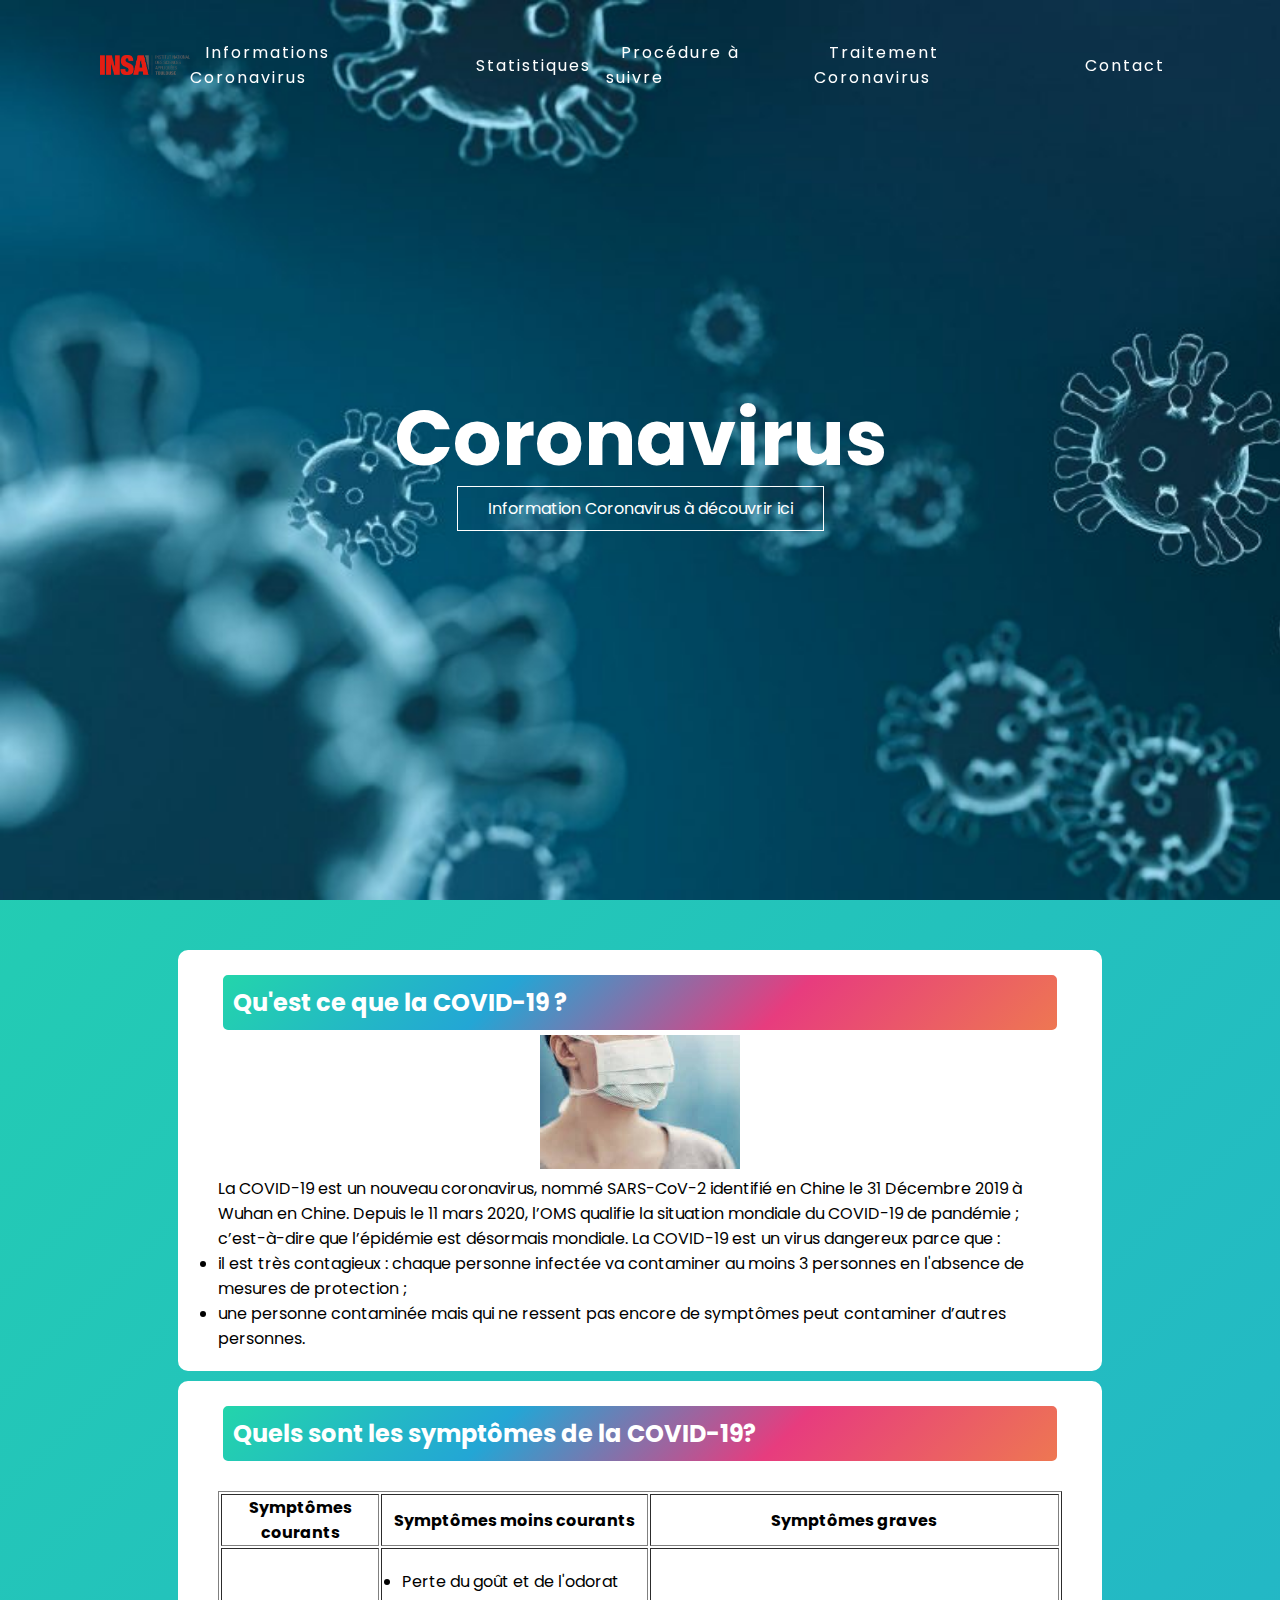
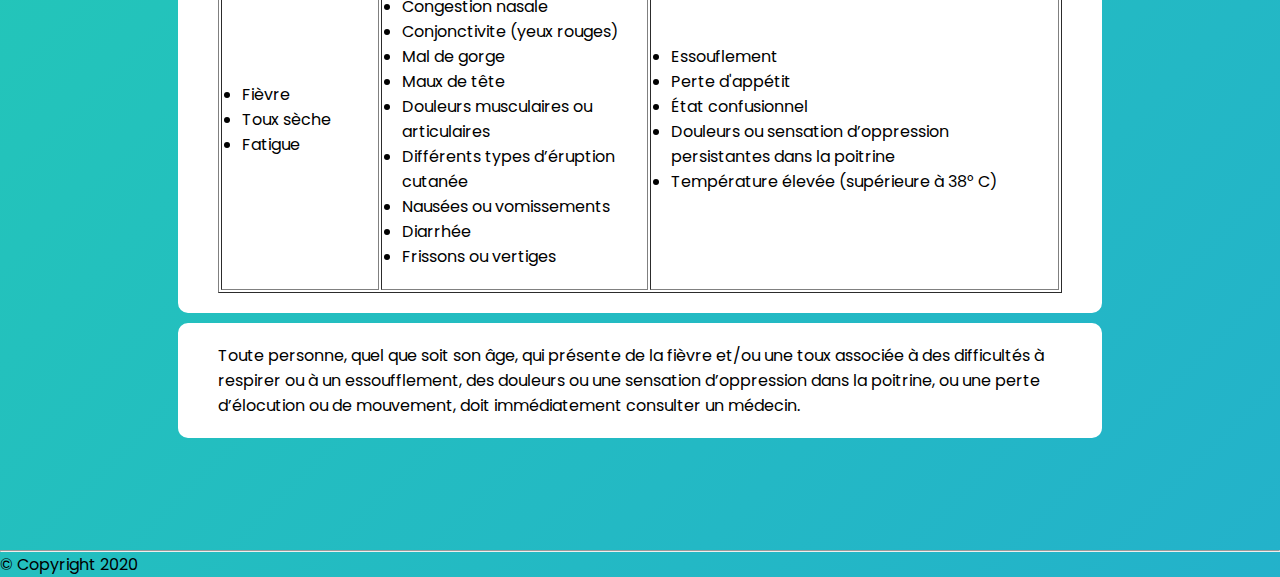
<file: index.html>
<!DOCTYPE html>
<html lang="fr">
  <head>
    <meta charset="utf-8" />
    <title>Information Coronavirus</title>
    <link rel="stylesheet" href="CSS/style.css" />
    <script type="text/javascript" src="js/script.js"></script>
    <meta
      name="viewport"
      content="width=device-width, initial-scale=1, shrink-to-fit=no"
    />
    <meta name="viewport" content="width=device-width, minimum-scale=0.25" />
    <meta name="viewport" content="width=device-width, maximum-scale=5.0" />

    
  </head>

  <body>
    <header>
      <img src="image/logo_insa.png
      " alt="logo" width="90px"> 
      <nav>
        <ul>
          <li><a href="#"> Informations Coronavirus </a></li>
          <li><a href="statistique.html"> Statistiques </a></li>
          <li><a href="procedure.html"> Procédure à suivre </a></li>
          <li><a href="traitement.html"> Traitement Coronavirus </a></li>
          <li><a href="contact.html">Contact</a></li>
        </ul>
      </nav>
    </header>
    <main>
      <section class="banner"  >
        <div class="title">
          <h1>Coronavirus</h1>
        </div>
        <div class="button">
          <a href="#Information" class="btn"> Information Coronavirus à découvrir ici</a>
        </div>
      </section>

      <div class="container">
        

        <div id="Information" class="box">
          <h2 class="textstyle4">Qu'est ce que la COVID-19 ?</h2>
          <p class="police2">
            <p align="center"><img src="image/masque.jpg" alt="Masque Covid" width="200px" ></p>
            La COVID-19 est un nouveau coronavirus, nommé SARS-CoV-2 identifié en Chine le 31 Décembre 2019 à Wuhan en Chine. Depuis le 11 mars 2020, l’OMS qualifie la situation mondiale du COVID-19 de pandémie ; c’est-à-dire que l’épidémie est désormais mondiale.
            La COVID-19 est un virus dangereux parce que :
            <ul>
                <li>il est très contagieux : chaque personne infectée va contaminer au moins 3 personnes en l'absence de mesures de protection ;</li>
                <li>une personne contaminée mais qui ne ressent pas encore de symptômes peut contaminer d’autres personnes.</li>
            </ul>
          </p>
        </div>

        

        <div class="box">
          <h2 class="textstyle4">Quels sont les symptômes de la COVID-19?</h2>
          <br />
          <table border="1">
            <thead>
                <tr>
                    <th>Symptômes courants</th>
                    <th>Symptômes moins courants</th>
                    <th>Symptômes graves</th>
                </tr>
            </thead>
            <tbody>
                <tr>
                    <td>
                        <ul>
                            <li>Fièvre</li>
                            <li>Toux sèche</li>
                            <li>Fatigue</li>
                        </ul>
                    </td>
                    <td>
                        <ul>
                            <li>Perte du goût et de l'odorat</li>
                            <li>Congestion nasale</li>
                            <li>Conjonctivite (yeux rouges)</li>
                            <li>Mal de gorge</li>
                            <li>Maux de tête</li>
                            <li>Douleurs musculaires ou articulaires</li>
                            <li>Différents types d’éruption cutanée</li>
                            <li>Nausées ou vomissements</li>
                            <li> Diarrhée</li>
                            <li>Frissons ou vertiges</li>
                        </ul>
                    </td>
                    <td>
                        <ul>
                            <li>Essouflement</li>
                            <li>Perte d'appétit</li>
                            <li>État confusionnel</li>
                            <li>Douleurs ou sensation d’oppression persistantes dans la poitrine</li>
                            <li>Température élevée (supérieure à 38° C)</li>
                        </ul>
                    </td>
                </tr>
            </tbody>
        </table>
        </div>

        <div class="box">
          <p>Toute personne, quel que soit son âge, qui présente de la fièvre et/ou une toux associée à des difficultés à respirer ou à un essoufflement, des douleurs ou une sensation d’oppression dans la poitrine, ou une perte d’élocution ou de mouvement, doit immédiatement consulter un médecin.</p>
        </div>
        
      
    </main>
    
  </body>
  <footer class="footer_i">
    
    <hr/>
    <p>&copy Copyright 2020</p>
  </footer>
</html>
</file>
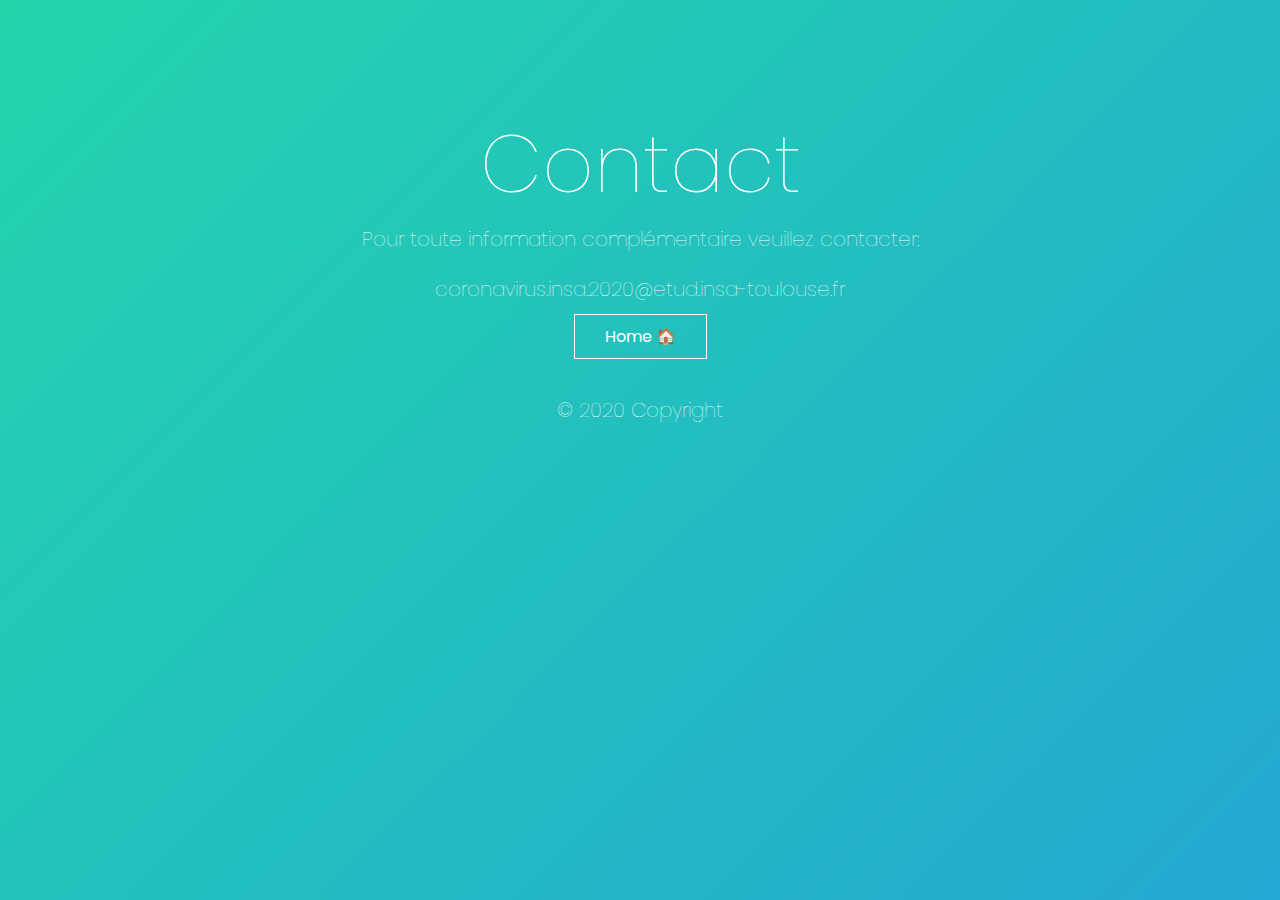
<file: contact.html>
<!DOCTYPE html>
<html lang="fr" >
  <head>
    <meta charset="utf-8">
    <title> contact </title>
    <link rel="stylesheet" href="CSS/contact.css">
    <meta name="viewport" content="width=device-width, initial-scale=1, shrink-to-fit=no">
  </head>
  <body>
    <div class="wrapper">
      <h1>Contact</h1>
      <p> Pour toute information complémentaire veuillez contacter: </p>
      <p> coronavirus.insa.2020@etud.insa-toulouse.fr</p>
      <div style="text-align: center;">
        <a href="index.html" class="btn"> Home 🏠</a>
      </div>
      <h2> © 2020 Copyright</h2>
  </body>
</html>
</file>
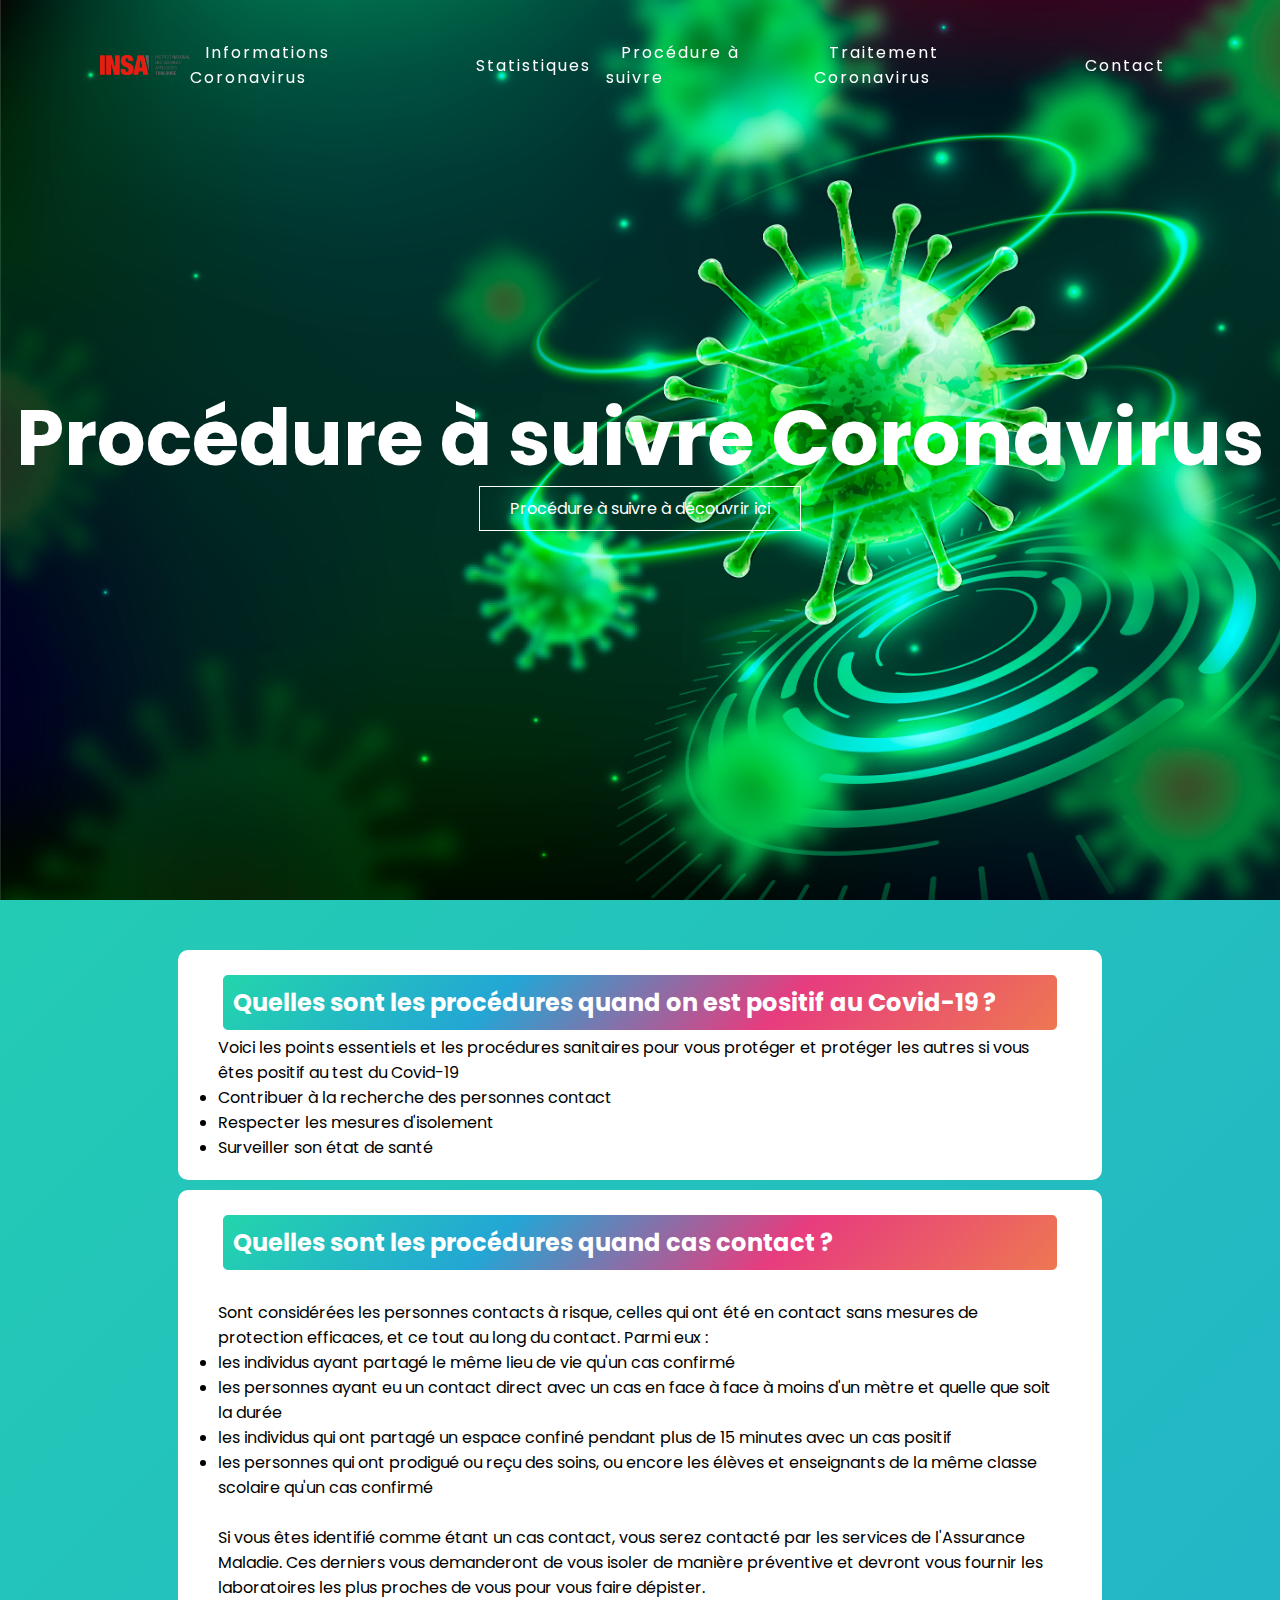
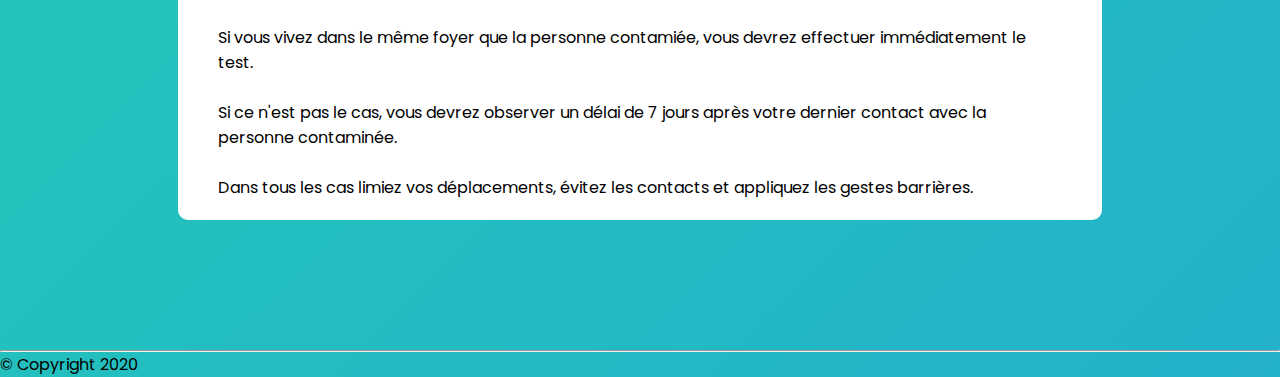
<file: procedure.html>
<!DOCTYPE html>
<html lang="fr">
  <head>
    <meta charset="utf-8" />
    <title>Procédure à suivre Coronavirus</title>
    <link rel="stylesheet" href="CSS/style.css" />
    <script type="text/javascript" src="js/script.js"></script>
    <meta
      name="viewport"
      content="width=device-width, initial-scale=1, shrink-to-fit=no"
    />
    <meta name="viewport" content="width=device-width, minimum-scale=0.25" />
    <meta name="viewport" content="width=device-width, maximum-scale=5.0" />

    
  </head>

  <body>
    <header>
      <img src="image/logo_insa.png" alt="logo" width="90px"> 
      <nav>
        <ul>
          <li><a href="index.html"> Informations Coronavirus </a></li>
          <li><a href="statistique.html"> Statistiques </a></li>
          <li><a href="#"> Procédure à suivre </a></li>
          <li><a href="traitement.html"> Traitement Coronavirus </a></li>
          <li><a href="contact.html">Contact</a></li>
        </ul>
      </nav>
    </header>
    <main>
      <section class="banner_pr">
        <div class="title">
          <h1>Procédure à suivre Coronavirus</h1>
        </div>
        <div class="button">
          <a href="#Information" class="btn"> Procédure à suivre à découvrir ici</a>
        </div>
      </section>

      <div class="container">
        

        <div id="Information" class="box">
          <h2 class="textstyle4">Quelles sont les procédures quand on est positif au Covid-19 ?</h2>
          <p>Voici les points essentiels et les procédures sanitaires pour vous protéger et protéger les autres si vous êtes positif au test du Covid-19</p>
                    <ul>
                        <li>
                            Contribuer à la recherche des personnes contact
                        </li>
                        <li>Respecter les mesures d'isolement</li>
                        <li>Surveiller son état de santé</li>
                    </ul>
        </div>

        

        <div class="box">
          <h2 class="textstyle4">Quelles sont les procédures quand cas contact ?</h2>
          <br />
          <article>
            <p>Sont considérées les personnes contacts à risque, celles qui ont été en contact sans mesures de protection efficaces, et ce tout au long du contact. Parmi eux : </p>
            <ul>
                <li>les individus ayant partagé le même lieu de vie qu'un cas confirmé</li>
                <li>les personnes ayant eu un contact direct avec un cas en face à face à moins d'un mètre et quelle que soit la durée</li>
                <li>les individus qui ont partagé un espace confiné pendant plus de 15 minutes avec un cas positif</li>
                <li>les personnes qui ont prodigué ou reçu des soins, ou encore les élèves et enseignants de la même classe scolaire qu'un cas confirmé</li>
            </ul>
            <br/>
            <p>Si vous êtes identifié comme étant un cas contact, vous serez contacté par les services de l'Assurance Maladie.  Ces derniers vous demanderont de vous isoler de manière préventive et devront vous fournir les laboratoires les plus proches de vous pour vous faire dépister. </p>
            <br/>
            <p>Si vous vivez dans le même foyer que la personne contamiée, vous devrez effectuer immédiatement le test.</p>
            <br/>
            <p>Si ce n'est pas le cas, vous devrez observer un délai de 7 jours après votre dernier contact avec la personne contaminée.</p>
            <br/>
            <p>Dans tous les cas limiez vos déplacements, évitez les contacts et appliquez les gestes barrières.</p>
          </article>
        </div>

        
      
      </div>  
      
    </main>
    
  </body>
  <footer class="footer_p">
    
    <hr/>
    
    <p>&copy Copyright 2020</p>
    
  </footer>
</html>
</file>
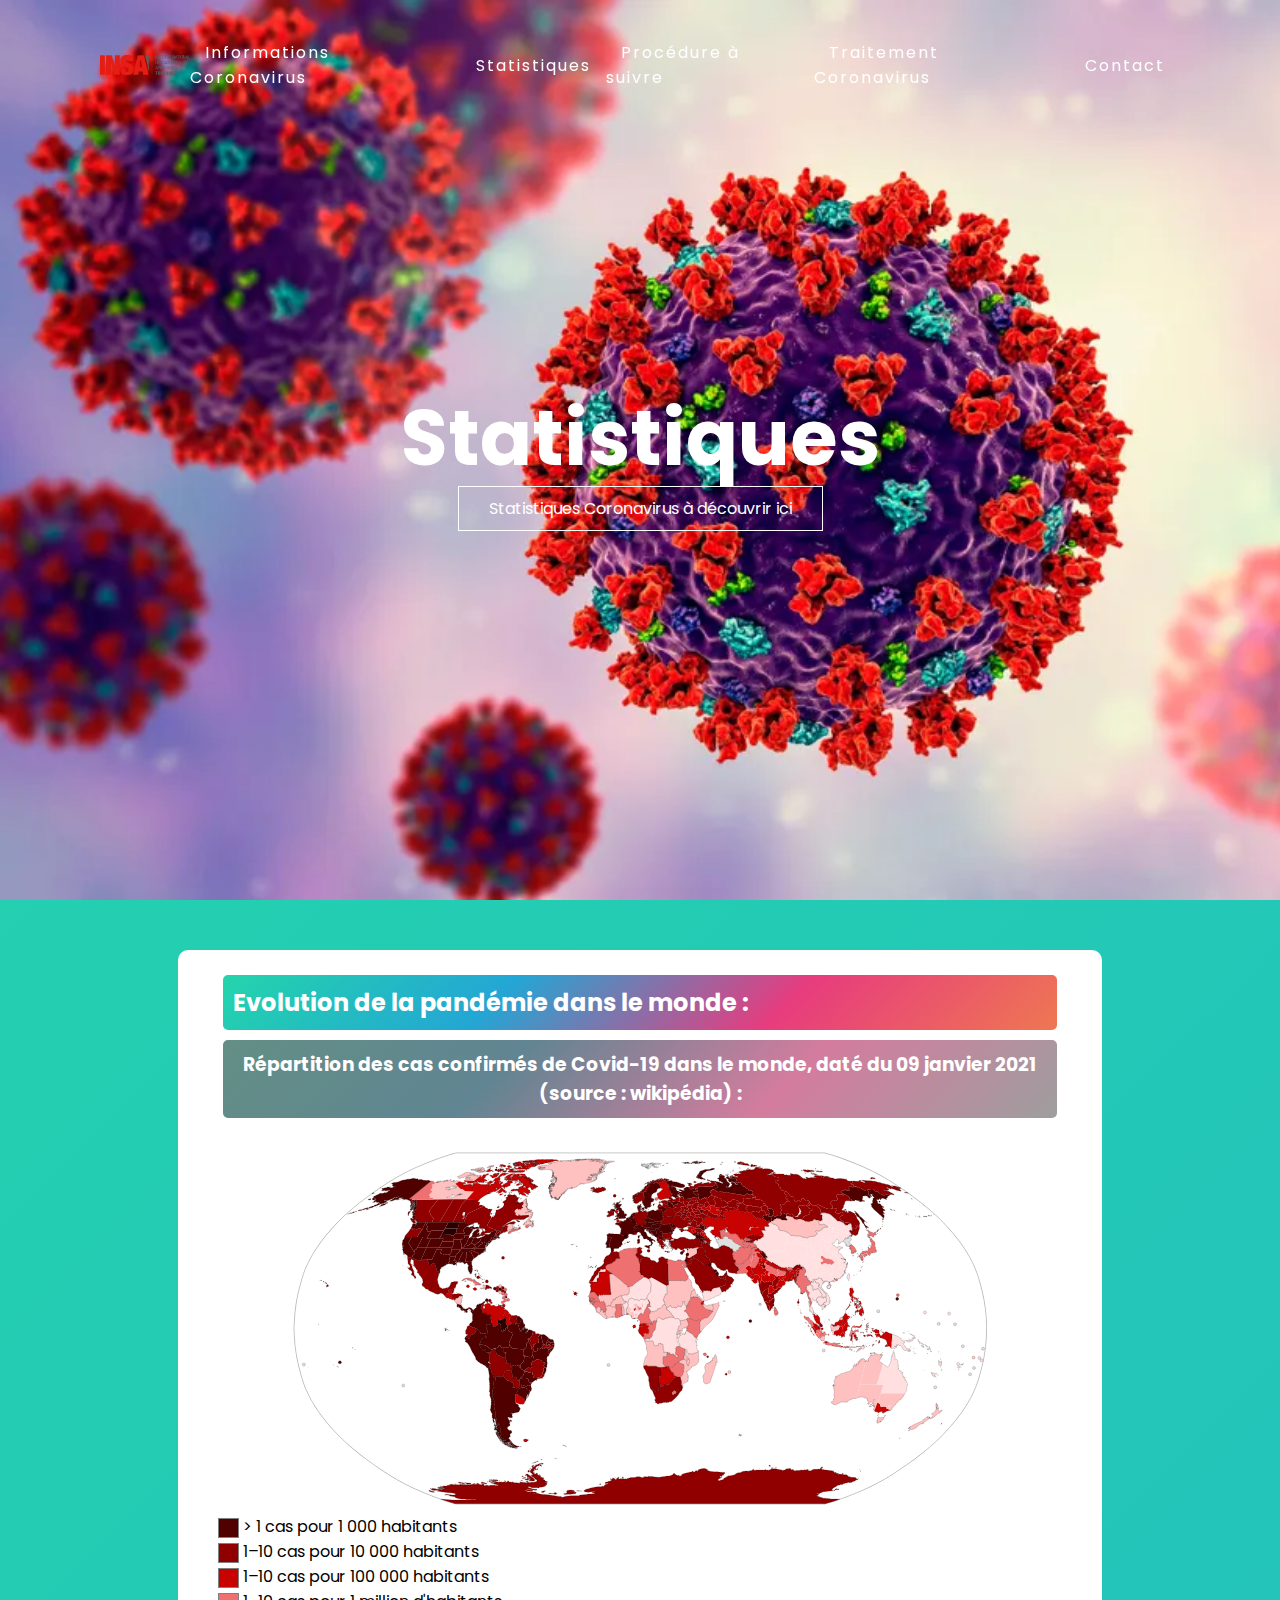
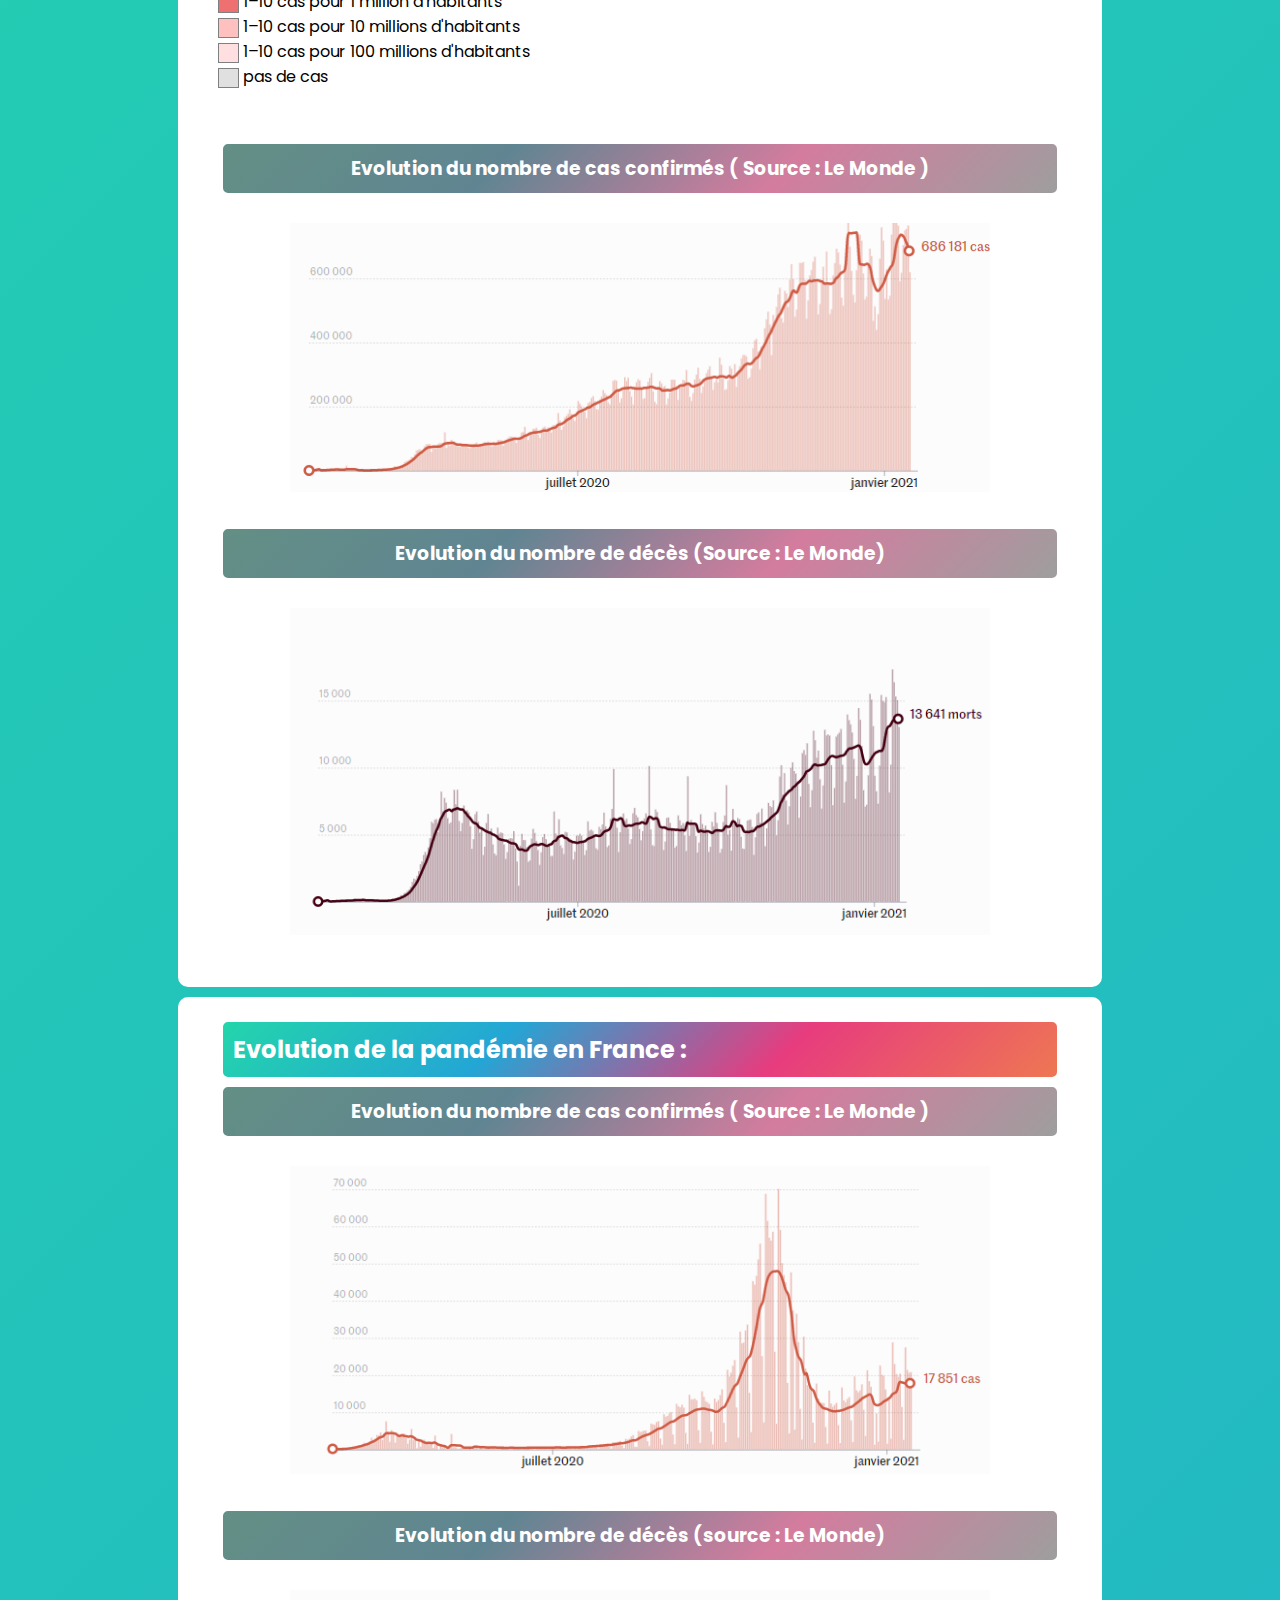
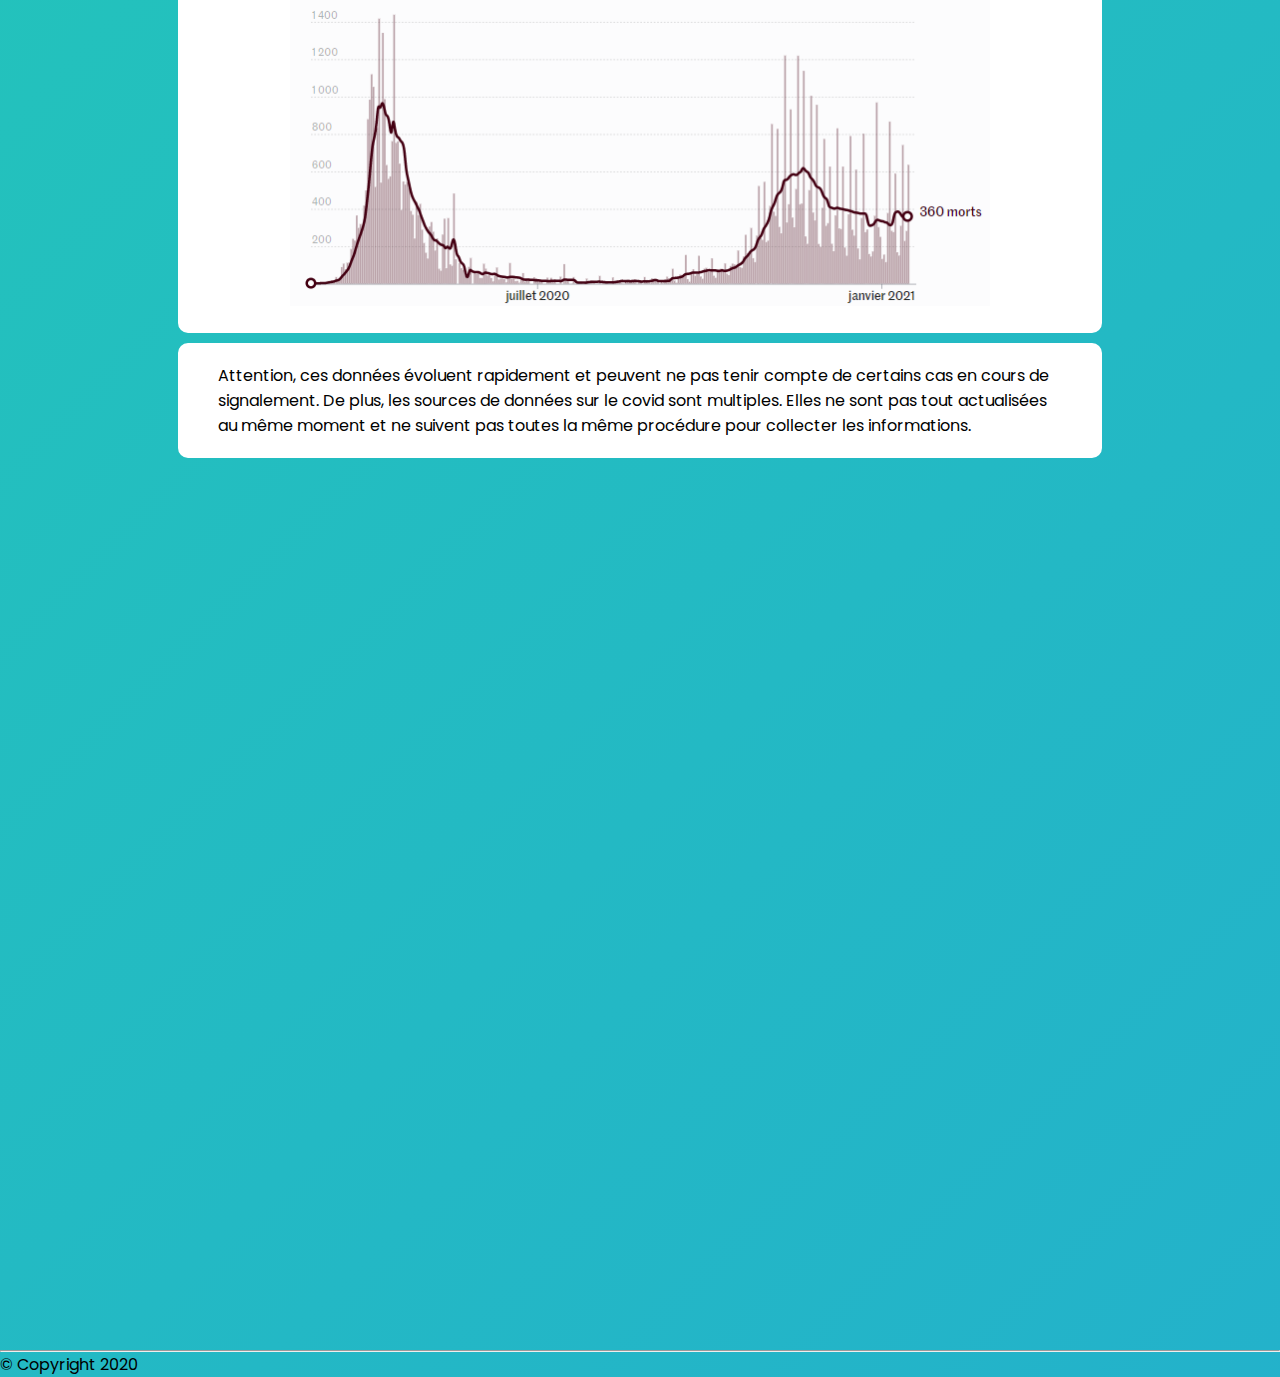
<file: statistique.html>
<!DOCTYPE html>
<html lang="fr">
  <head>
    <meta charset="utf-8" />
    <title>Statistiques Coronavirus</title>
    <link rel="stylesheet" href="CSS/style.css" />
    <script type="text/javascript" src="js/script.js"></script>
    <meta
      name="viewport"
      content="width=device-width, initial-scale=1, shrink-to-fit=no"
    />
    <meta name="viewport" content="width=device-width, minimum-scale=0.25" />
    <meta name="viewport" content="width=device-width, maximum-scale=5.0" />

    
  </head>

  <body>
    <header>
      <img src="image/logo_insa.png" alt="logo" width="90px"> 
      <nav>
        <ul>
          <li><a href="index.html"> Informations Coronavirus </a></li>
          <li><a href="#"> Statistiques </a></li>
          <li><a href="procedure.html"> Procédure à suivre </a></li>
          <li><a href="traitement.html"> Traitement Coronavirus </a></li>
          <li><a href="contact.html">Contact</a></li>
        </ul>
      </nav>
    </header>
    <main>
      <section class="banner_st">
        <div class="title">
          <h1>Statistiques</h1>
        </div>
        <div class="button">
          <a href="#Information" class="btn"> Statistiques Coronavirus à découvrir ici</a>
        </div>
      </section>

      <div class="container">
        

        <div id="Information" class="box">
          <h2 class="textstyle4">Evolution de la pandémie dans le monde : </h2>
          <h3 align="center" class="textstyle5">Répartition des cas confirmés de Covid-19 dans le monde, daté du 09 janvier 2021 (source : wikipédia) : </h4>
          <br/>
          <p class="police2">
            <p align="center"><img src="image/stats_monde.svg" alt="Stats World" width="700px"></p>
            <li class="keymap_li"><span class="keymap" style="background:#510000"></span> > 1 cas pour 1 000 habitants</li>
            <li class="keymap_li"><span class="keymap" style="background:#900000"></span> 1–10 cas pour 10 000 habitants</li>
            <li class="keymap_li"><span class="keymap" style="background:#c80200"></span> 1–10 cas pour 100 000 habitants</li>
            <li class="keymap_li"><span class="keymap" style="background:#ee7070"></span> 1–10 cas pour 1 million d'habitants</li>
            <li class="keymap_li"><span class="keymap" style="background:#ffC0C0"></span> 1–10 cas pour 10 millions d'habitants</li>
            <li class="keymap_li"><span class="keymap" style="background:#ffdfe0"></span> 1–10 cas pour 100 millions d'habitants</li>
            <li class="keymap_li"><span class="keymap" style="background:#e0e0e0"></span> pas de cas</li>
            <br/>

          </p>
          <br/>
          <h3 align="center" class="textstyle5"> Evolution du nombre de cas confirmés ( Source : Le Monde )</h3>
          <br/>
          <p align="center"><img src="image/stats1.png" alt="Stats World" width="700px"></p>
          <br/>
          <h3 align="center" class="textstyle5"> Evolution du nombre de décès (Source : Le Monde) </h3>
          <br/>
          <p align="center"><img src="image/stats2.png" alt="Stats World" width="700px"></p>
          <br/>
          
        </div>

        <div class="box">
          <h2 class="textstyle4">Evolution de la pandémie en France :</h2>
          <h3 align="center" class="textstyle5"> Evolution du nombre de cas confirmés ( Source : Le Monde )</h3>
          <br/>
          <p align="center"><img src="image/stats3.png" alt="Stats World" width="700px"></p>
          <br/>
          <h3 align="center" class="textstyle5"> Evolution du nombre de décès (source : Le Monde) </h3>
          <br/>
          <p align="center"><img src="image/stats4.png" alt="Stats World" width="700px"></p>
        
        </div>

        <div class="box">
          <p>Attention, ces données évoluent rapidement et peuvent ne pas tenir compte de certains cas en cours de signalement. 
            De plus, les sources de données sur le covid sont multiples. Elles ne sont pas tout actualisées au même moment et ne suivent pas toutes la même procédure pour collecter les informations.
          </p>
        </div>

      </div>  
      
    </main>
    
  </body>
  <footer class="footer_s">
    <hr/>
    <p>&copy Copyright 2020</p>
    
  </footer>
</html>
</file>
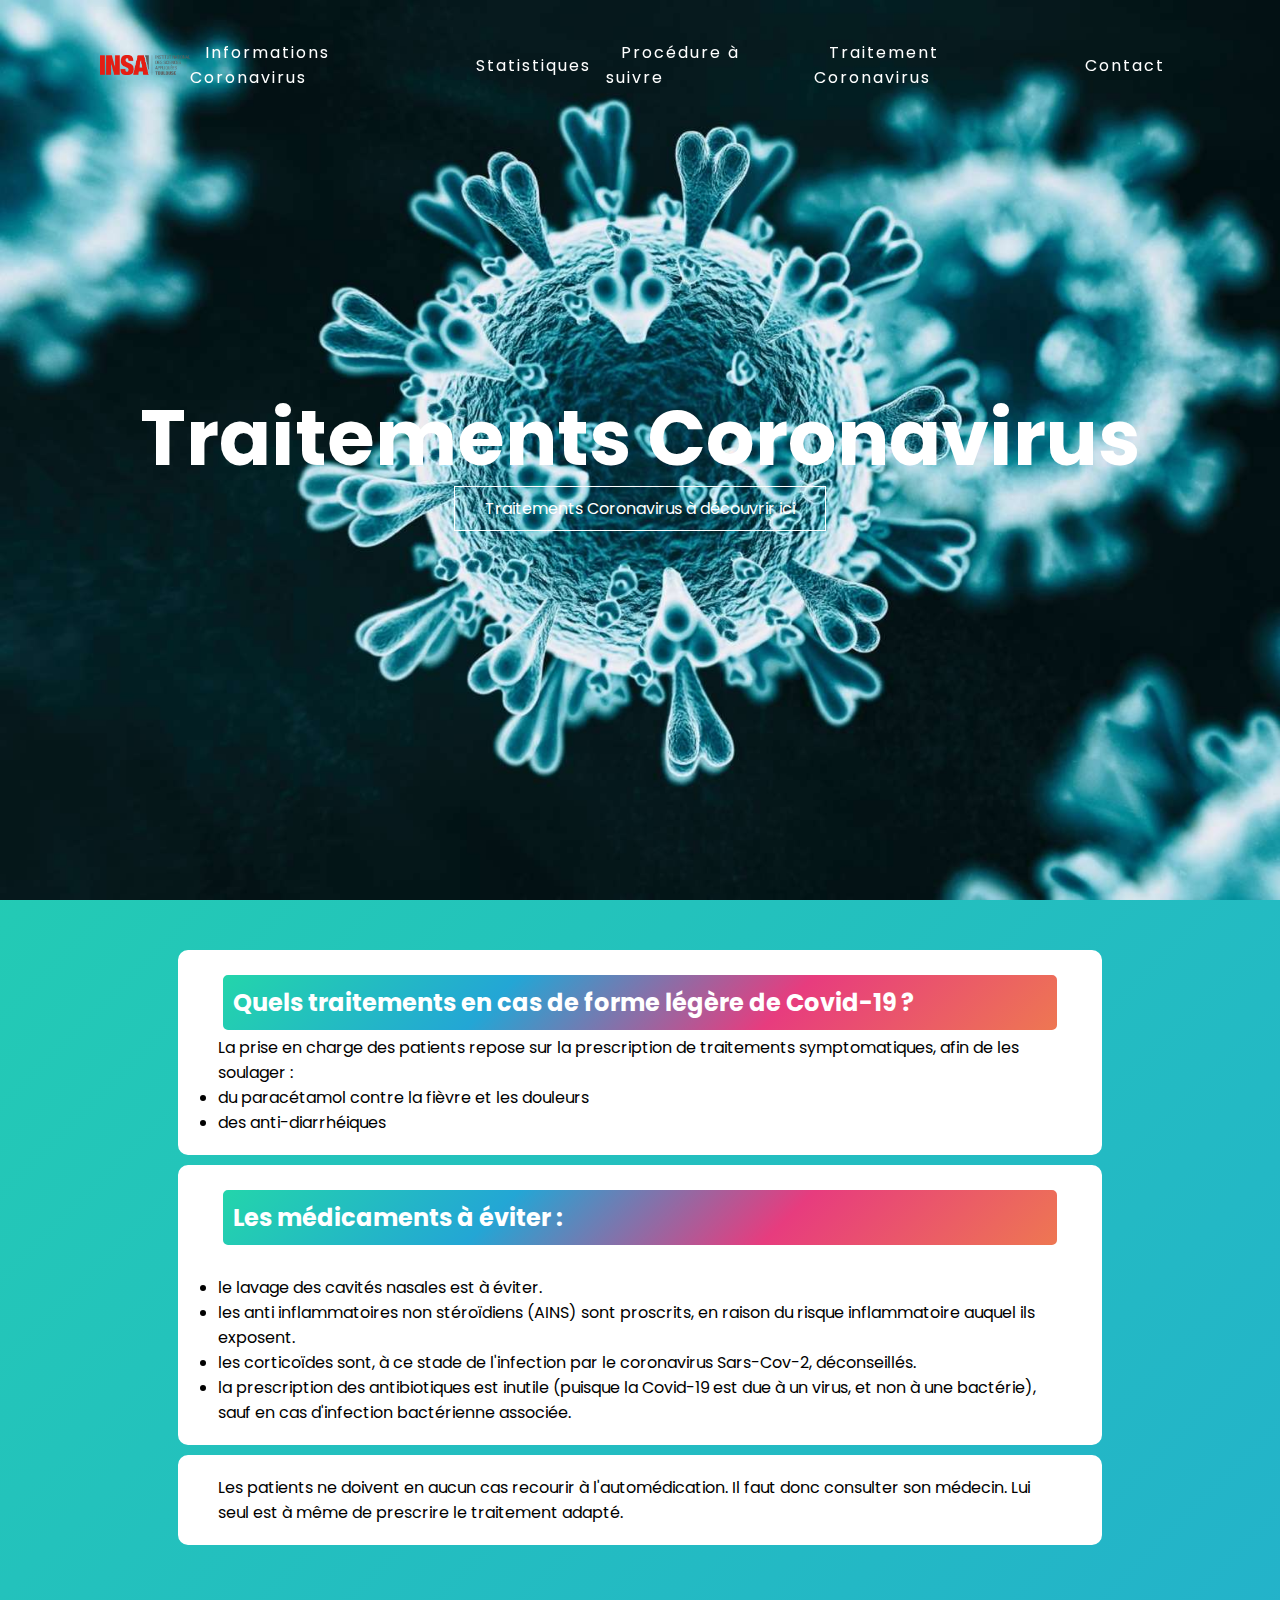
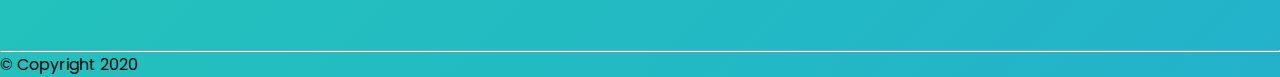
<file: traitement.html>
<!DOCTYPE html>
<html lang="fr">
  <head>
    <meta charset="utf-8" />
    <title>Traitement Coronavirus</title>
    <link rel="stylesheet" href="CSS/style.css" />
    <script type="text/javascript" src="js/script.js"></script>
    <meta
      name="viewport"
      content="width=device-width, initial-scale=1, shrink-to-fit=no"
    />
    <meta name="viewport" content="width=device-width, minimum-scale=0.25" />
    <meta name="viewport" content="width=device-width, maximum-scale=5.0" />

    
  </head>

  <body>
    <header>
      <img src="image/logo_insa.png" alt="logo" width="90px"> 
      <nav>
        <ul>
          <li><a href="index.html"> Informations Coronavirus </a></li>
          <li><a href="statistique.html"> Statistiques </a></li>
          <li><a href="procedure.html"> Procédure à suivre </a></li>
          <li><a href="#"> Traitement Coronavirus </a></li>
          <li><a href="contact.html">Contact</a></li>
        </ul>
      </nav>
    </header>
    <main>
      <section class="banner_tr">
        <div class="title">
          <h1>Traitements Coronavirus</h1>
        </div>
        <div class="button">
          <a href="#Information" class="btn"> Traitements Coronavirus à découvrir ici</a>
        </div>
      </section>
      
      <div class="container">
        

        <div id="Information" class="box">
          <h2 class="textstyle4">Quels traitements en cas de forme légère de Covid-19 ?</h2>
          <p>La prise en charge des patients repose sur la prescription de traitements symptomatiques, afin de les soulager : </p>
                   <ul>
                       <li>du paracétamol contre la fièvre et les douleurs</li>
                       <li>des anti-diarrhéiques</li>
                   </ul>
        </div>

        <div id="format" class="box">
          <h2 class="textstyle4">Les médicaments à éviter :</h2>
          <br />
          <ul>
            <li>le lavage des cavités nasales est à éviter.</li>
            <li>les anti inflammatoires non stéroïdiens (AINS) sont proscrits, en raison du risque inflammatoire auquel ils exposent.</li>
            <li>les corticoïdes sont, à ce stade de l'infection par le coronavirus Sars-Cov-2, déconseillés.</li>
            <li>la prescription des antibiotiques est inutile (puisque la Covid-19 est due à un virus, et non à une bactérie), sauf en cas d'infection bactérienne associée.</li>
          </ul>
        </div>

        <div class="box">
          <p>Les patients ne doivent en aucun cas recourir à l'automédication. Il faut donc consulter son médecin. Lui seul est à même de prescrire le traitement adapté.</p>
        </div>
        
      </div>  
      
    </main>
    
  </body>
  <footer class="footer_t">
    
    <hr/>
    <p>&copy Copyright 2020</p>
    
  </footer>
</html>
</file>
<file: CSS/style.css>
@import url("https://fonts.googleapis.com/css?family=Poppins:200,300,400,500,600,700,800,900&display=swap");
* {
  margin: 0;
  padding: 0;
  box-sizing: border-box;
  font-family: "Poppins", sans-serif;
}
body {
  
  background: linear-gradient(-45deg, #ee7752, #e73c7e, #23a6d5, #23d5ab);
  background-size: 400% 400%;
  animation: Gradient 6s ease infinite;
}
@-webkit-keyframes Gradient {
  0% {
    background-position: 0% 50%;
  }
  50% {
    background-position: 100% 50%;
  }
  100% {
    background-position: 0% 50%;
  }
}
header {
  position: fixed;
  top: 0;
  left: 0;
  width: 100%;
  display: flex;
  justify-content: space-between;
  align-items: center;
  transition: 0.6s;
  padding: 40px 100px;
  z-index: 100000;
}
header.sticky {
  padding: 5px 100px;
  background: #fff;
}
header .logo {
  position: relative;
  font-weight: 700;
  color: #fff;
  text-decoration: none;
  font-size: 2em;
  text-transform: uppercase;
  letter-spacing: 3px;
  transition: 0.6s;
}
header ul {
  position: relative;
  display: flex;
  justify-content: center;
  align-items: center;
}
header ul li {
  position: relative;
  list-style: none;
}
header ul li a {
  position: relative;
  margin: 0 15px;
  text-decoration: none;
  color: #fff;
  letter-spacing: 2px;
  font-weight: 500px;
  transition: 0.6s;
}
.banner {
  position: relative;
  width: 100%;
  height: 100vh;
  background: url(../image/corona1.jpg);
  background-size: cover;
  display: flex;
  justify-content: center;
  align-items: center;
  flex-direction: column;
}

.banner_st {
  position: relative;
  width: 100%;
  height: 100vh;
  background: url(../image/corona2.webp);
  background-size: cover;
  display: flex;
  justify-content: center;
  align-items: center;
  flex-direction: column;
}

.banner_tr {
  position: relative;
  width: 100%;
  height: 100vh;
  background: url(../image/corona.jpg);
  background-size: cover;
  display: flex;
  justify-content: center;
  align-items: center;
  flex-direction: column;
}

.banner_pr {
  position: relative;
  width: 100%;
  height: 100vh;
  background: url(../image/corona4.jpg);
  background-size: cover;
  display: flex;
  justify-content: center;
  align-items: center;
  flex-direction: column;
}

header.sticky .logo,
header.sticky ul li a {
  color: rgb(0, 0, 0);
}
.textstyle4 {
  color: #fff;
  background: linear-gradient(-45deg, #ee7752, #e73c7e, #23a6d5, #23d5ab);
  padding: 10px;
  overflow: hidden;
  border: 5px solid #fff;
  border-radius: 10px;
}

.police2 {
  color: #000;
  background: #fff;
  overflow: hidden;
}


label {
  padding-right: 10px;
  font-size: 1rem;
}

.title h1 {
  color: #fff;
  font-size: 6vw;
}

.btn {
  border: 1px solid #fff;
  padding: 10px 30px;
  color: #fff;
  text-decoration: none;
  transition: 0.6s ease;
}
.btn:hover {
  background-color: #fff;
  color: #000;
}



.container {
  position: relative;
  height: 600px;
  margin: 50px;
  bottom: 0;
  padding: 0% 10%;
}

.container .box {
  
  
  width: 100%;
  background: #fff;
  margin: 10px 0px ;
  padding:10px 30px ;
  box-sizing: border-box;
  overflow: hidden;
  border-radius: 10px;
  border: 10px solid rgb(255, 255, 255);
}

.box td {
  padding: 20px;
}

.keymap {
  border:1px solid gray; 
  vertical-align:middle;  
  display:inline-block; 
  width:1.3em; 
  height:1.3em; 
  list-style: none;
}

.keymap_li {
  list-style: none;
}

.textstyle5{
  color: #fff;
  background: linear-gradient(-45deg, #9e9e9e, #d47c9e, #608592, #638f85);
  padding: 10px;

  overflow: hidden;
  border: 5px solid #fff;
  border-radius: 10px;
}

.footer_p {
  margin-top: 400px;
}
.footer_s {
  margin-top: 3000px;
}
.footer_i {
  margin-top: 600px;
}
.footer_t {
  margin-top: 100px;
}
</file>
<file: CSS/contact.css>
@import url('https://fonts.googleapis.com/css?family=Poppins:200,300,400,500,600,700,800,900&display=swap');

body
{
  font-family: 'Poppins' , sans-serif;
  background: #282828;
  background: linear-gradient(-45deg,#EE7752, #E73C7E, #23A6D5, #23D5AB);

  background-size: 400% 400%;
  animation: Gradient 10s ease infinite;
}
@-webkit-keyframes Gradient
{
  0%
  {
    background-position: 0% 50%
  }
  50%
  {
    background-position: 100% 50%
  }
  100%
  {
    background-position: 0% 50%
  }
}

h1
{
  font-weight: lighter;
  font-size: 80px;
  color: #fff;
  text-align: center;
  padding-top: 50px;
  margin-bottom: 0;
}
h2
{
  font-weight: lighter;
  font-size: 20px;
  color: #fff;
  text-align: center;
  padding-top: 30px;
  margin-bottom: 0;
}
p
{
  color: #fff;
  text-align: center;
  font-family: 'Poppins' , sans-serif;
  font-weight: lighter;
  font-size: 20px;
  margin-top: 0;

}

.btn {
  border: 1px solid #fff;
  padding: 10px 30px;
  color: #fff;
  text-decoration: none;
  transition: 0.6s ease;
}
.btn:hover {
  background-color: #fff;
  color: #000;
}
</file>
